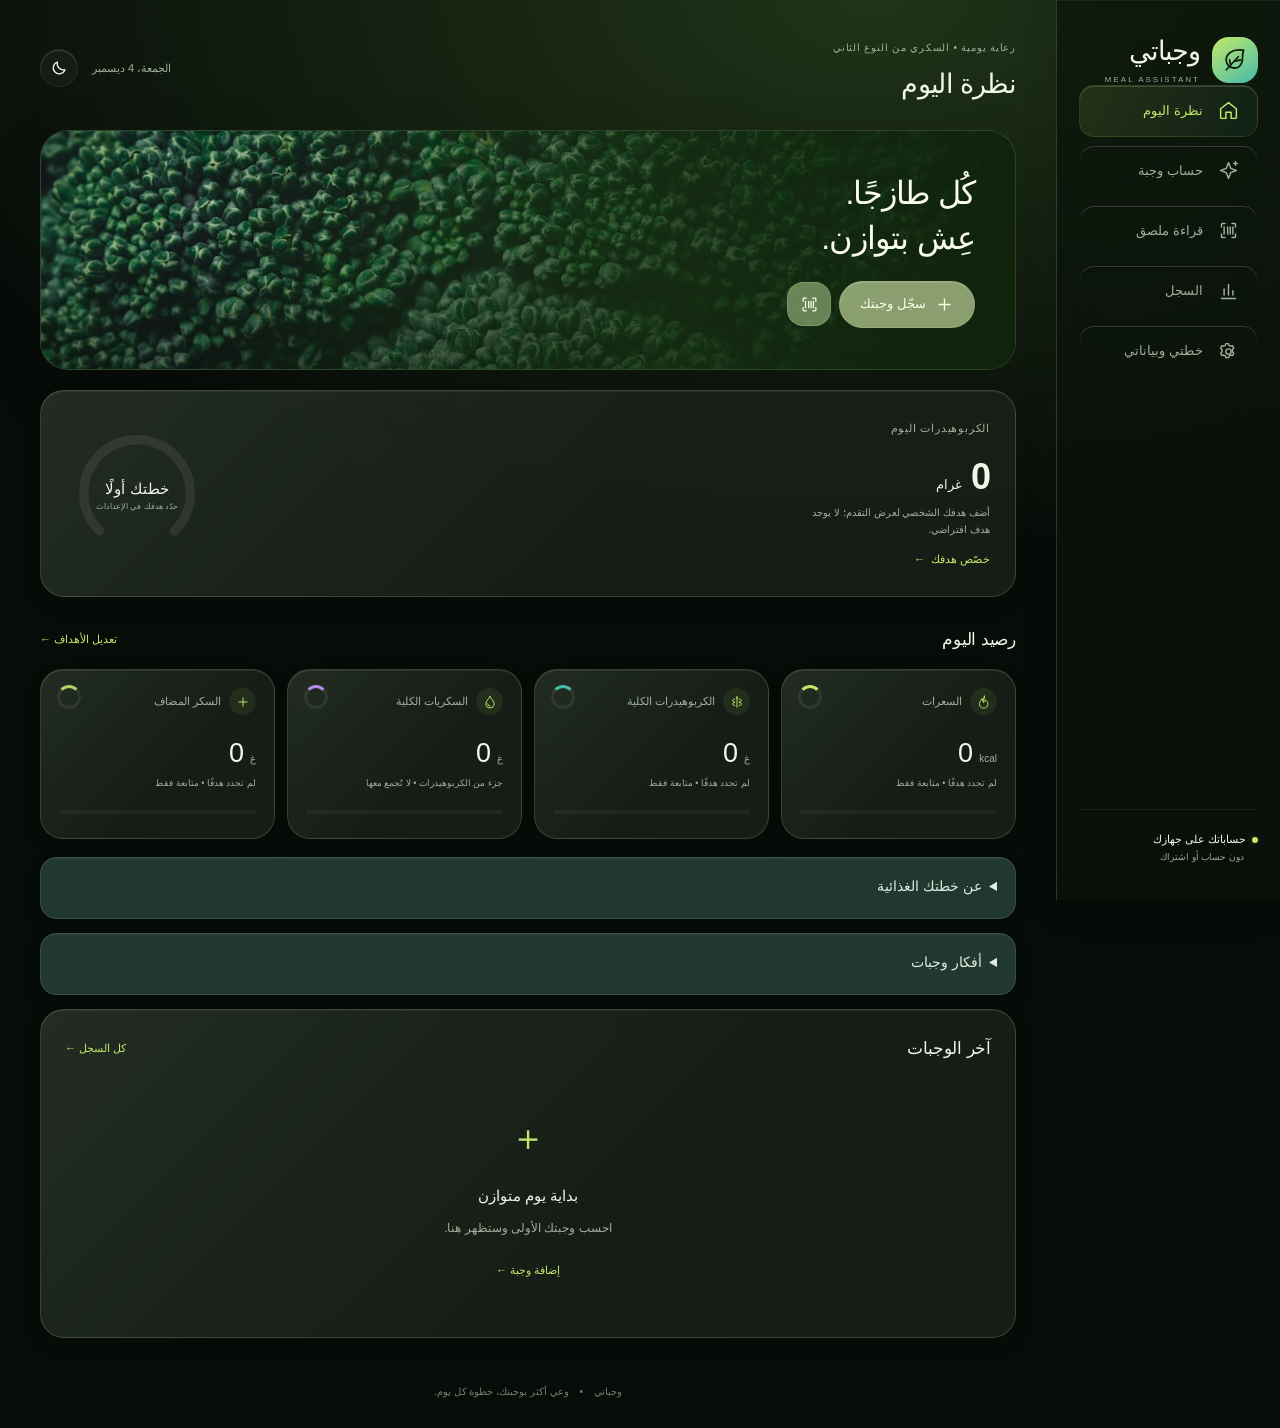
<file: index.html>
<!doctype html>
<html lang="ar" dir="rtl" data-theme="dark">
<head>
  <meta charset="utf-8">
  <meta name="viewport" content="width=device-width,initial-scale=1,viewport-fit=cover">
  <meta name="theme-color" content="#145e50">
  <meta name="description" content="مساعد وجبات عربي لحساب السعرات والكربوهيدرات والسكريات ومتابعة أهداف غذائية شخصية.">
  <title>وجباتي • Meal Assistant</title>
  <link rel="stylesheet" href="styles.css?v=themefix2">
</head>
<body>
<div class="app-shell">
  <aside class="sidebar">
    <a href="#dashboard" class="brand"><span class="brand-mark" aria-hidden="true">و</span><span>وجباتي<small>MEAL ASSISTANT</small></span></a>
    <p class="sidebar-caption">خطوة أوضح، كل وجبة</p>
    <nav aria-label="أقسام التطبيق">
      <button class="nav-item active" data-page="dashboard"><span aria-hidden="true">◫</span>نظرة اليوم</button>
      <button class="nav-item" data-page="meal"><span aria-hidden="true">＋</span>حساب وجبة</button>
      <button class="nav-item" data-page="label"><span aria-hidden="true">▤</span>قراءة ملصق</button>
      <button class="nav-item" data-page="log"><span aria-hidden="true">▥</span>السجل</button>
      <button class="nav-item" data-page="settings"><span aria-hidden="true">⚙</span>خطتي وبياناتي</button>
    </nav>
    <div class="sidebar-note"><span class="status-dot"></span>حساباتك على جهازك<small>دون حساب أو اشتراك</small></div>
  </aside>
  <main id="main">
    <header class="topbar"><div><span class="eyebrow">رعاية يومية • السكري من النوع الثاني</span><h1 id="page-title">نظرة اليوم</h1></div><div class="top-actions"><time id="today"></time><button id="theme" class="icon-button" aria-label="تبديل المظهر">◐</button></div></header>
    <div id="storage-warning" class="notice warning" hidden>تعذّر حفظ البيانات على هذا المتصفح. صدّر نسخة احتياطية قبل إغلاق الصفحة.</div>
    <section id="page-dashboard" class="page">
      <div class="hero food-hero"><img src="assets/broccoli.jpg" alt="تفاصيل البروكلي الأخضر الطازج" class="hero-photo"><div class="hero-content"><span class="pill"><span class="live-dot"></span>وجبتك، بوعي أكثر</span><h2>كُل طازجًا.<br>عِش بتوازن.</h2><p>مكانك لفهم وجبتك، ومتابعة الكربوهيدرات<br>والسكريات وفق خطتك الشخصية.</p><div class="hero-actions"><button class="button" data-go="meal"><span class="inline-icon" data-icon="plus"></span>سجّل وجبتك</button><button class="hero-scan" data-go="label" aria-label="افتح حاسبة الملصق"><span class="inline-icon" data-icon="scan"></span></button></div></div><div class="hero-badge"><span data-icon="leaf" class="inline-icon"></span><span>خطوة أفضل<br><b>كل يوم</b></span></div></div>
      <div class="overview-grid"><article class="flow-card"><div><span class="eyebrow">الكربوهيدرات اليوم</span><div class="flow-value" id="flow-carbs">0 <small>غرام</small></div><p id="flow-caption">متابعة وفق خطتك الشخصية</p><button class="text-button" data-go="settings">خصّص هدفك <span aria-hidden="true">←</span></button></div><div class="main-ring" id="main-ring"></div></article></div>
      <div class="section-heading"><h2>رصيد اليوم</h2><button class="text-button" data-go="settings">تعديل الأهداف ←</button></div>
      <div class="metric-grid" id="daily-metrics"></div>
      <details class="quiet-details"><summary>عن خطتك الغذائية</summary><div id="plan-reminder" class="notice"></div></details>
      <details class="quiet-details"><summary>أفكار وجبات</summary><div class="section-heading"><div><span class="eyebrow">إلهام لوجبتك القادمة</span><h2>ابدأ بفكرة، واضبط الكمية</h2></div><button class="text-button" data-go="meal">حساب وجبة ←</button></div><div class="recipe-grid" id="dashboard-recipes"></div><p class="small muted">صور توضيحية. القيم للمكونات النموذجية القابلة للتعديل؛ قد تختلف الإضافات في الصورة عن وجبتك.</p></details>
      <div class="dashboard-bottom"><article class="card"><div class="section-heading"><h2>آخر الوجبات</h2><button class="text-button" data-go="log">كل السجل ←</button></div><div id="recent-meals"></div></article></div>
    </section>
    <section id="page-meal" class="page" hidden>
      <article class="card photo-card"><div><span class="eyebrow">ابدأ هنا</span><h2>صوّر وجبتك</h2><p class="muted">اختر صورة واحدة أو عدة صور للوجبة، ثم راجع المكونات والكمية.</p></div><div><label for="meal-photo" class="button upload-label">اختيار صور الوجبة</label><input id="meal-photo" type="file" accept="image/*" multiple hidden><div id="meal-photo-preview"></div><button id="analyze-meal" class="button secondary" hidden>تحليل الصور معًا</button><p id="meal-photo-status" class="small muted" role="status"></p></div></article>
      
      <div class="quick-actions"><button class="button secondary" data-go="label"><span class="inline-icon" data-icon="scan"></span>قيم من الملصق</button><button class="button secondary" id="quick-custom"><span class="inline-icon" data-icon="plus"></span>إضافة سريعة</button></div><details class="quiet-details"><summary>أفكار وجبات جاهزة</summary><div class="recipe-grid" id="meal-recipes"></div><p class="small muted">الصور توضيحية، والقيم تقديرات للمكونات والكميات المعروضة. راجعها وفق ملصقك وطريقة التحضير.</p></details>
      <div class="workspace"><article class="card"><div class="section-heading"><h2>مكونات الوجبة</h2><span class="step">01</span></div>
        <details class="quiet-details"><summary>إضافة طعام يدويًا</summary><label for="food-search">ابحث عن طعام</label><input id="food-search" type="search" placeholder="مثل: أرز، عدس، خبز…" autocomplete="off"><div id="food-results" class="food-results"></div>
        <p class="muted small">قيم القائمة تقريبية لكل 100 غ من الجزء المأكول؛ تفاصيل الطهي تغيّر القيم.</p>
        <button class="button secondary" id="open-custom">＋ إدخال مكوّن من ملصقه</button>
        </details><div class="section-heading"><h3>المكونات المختارة</h3><span id="ingredient-count" class="muted small"></span></div><div id="ingredients"></div>
      </article><aside class="card summary-card"><span class="eyebrow">نتيجة الوجبة</span><div id="meal-summary"></div>
        <label for="meal-name">اسم الوجبة</label><input id="meal-name" maxlength="100" placeholder="مثال: غداء اليوم">
        <label for="meal-slot">نوع الوجبة</label><select id="meal-slot"><option value="breakfast">فطور</option><option value="lunch" selected>غداء</option><option value="dinner">عشاء</option><option value="snack">وجبة خفيفة</option></select>
        <div id="meal-comparison" class="notice"></div><button id="save-meal" class="button">حفظ في سجل اليوم</button>
      </aside></div>
    </section>
    <section id="page-label" class="page" hidden>
      <article class="card photo-card"><div><span class="eyebrow">قراءة صورة الملصق</span><h2>صورة واضحة للقيم الغذائية</h2><p class="small">اختر صورة واحدة أو عدة صور للمنتج؛ ستُقرأ معًا للمقارنة والمراجعة.</p><p class="muted">راجع الأرقام المقروءة قبل حساب حصتك.</p></div><div><label for="label-photo" class="button upload-label">اختيار صور المنتج</label><input id="label-photo" type="file" accept="image/*" multiple hidden><div id="label-photo-preview"></div><button id="analyze-label" class="button secondary" hidden>قراءة الصور معًا</button><p id="label-photo-status" class="small muted" role="status"></p></div></article>
      
      <div class="workspace"><article class="card"><div class="section-heading"><h2>بيانات المنتج</h2><span class="step">02</span></div><form id="label-form">
        <label for="label-name">اسم المنتج</label><input id="label-name" required maxlength="100" placeholder="مثال: زبادي طبيعي">
        <div class="form-grid"><div><label for="label-basis">القيم المكتوبة لكل</label><input id="label-basis" type="number" min="0.1" max="10000" step="any" value="100" required></div><div><label for="label-unit">الوحدة</label><select id="label-unit"><option value="g">غرام</option><option value="ml">ملليلتر</option></select></div></div>
        <div class="form-grid nutrient-inputs">
          <div><label for="label-kcal">السعرات (kcal)</label><input id="label-kcal" type="number" min="0" max="100000" step="any" required></div>
          <div><label for="label-carbs">الكربوهيدرات الكلية (غ)</label><input id="label-carbs" type="number" min="0" max="10000" step="any" required></div>
          <div><label for="label-sugar">السكريات الكلية (غ)</label><input id="label-sugar" type="number" min="0" max="10000" step="any" required></div>
          <div><label for="label-added">منها سكر مضاف (غ، اختياري)</label><input id="label-added" type="number" min="0" max="10000" step="any" placeholder="غير مذكور"></div>
          <div><label for="label-fiber">الألياف (غ، اختياري)</label><input id="label-fiber" type="number" min="0" max="10000" step="any" placeholder="غير مذكور"></div>
        </div>
        <div class="notice">إذا كانت القيم «لكل حصة»، اكتب وزن أو حجم الحصة المطبوع في خانة «القيم المكتوبة لكل». لا نستبدل الغرام بالملليلتر.</div>
        <div class="form-grid"><div><label for="label-amount">كمية ما ستتناوله</label><input id="label-amount" type="number" min="0.1" max="10000" step="any" value="100" required></div><div><label for="label-count">عدد هذه الكميات</label><input id="label-count" type="number" min="0.1" max="100" step="any" value="1" required></div></div>
        <p class="form-error" id="label-error" role="alert"></p><button type="submit" class="button">احسب حصتي</button>
      </form></article><aside class="card summary-card"><span class="eyebrow">للكمية التي اخترتها</span><div id="label-result"><div class="empty-state"><span aria-hidden="true">▤</span><h3>أرقام أوضح، قرار أسهل</h3><p>أدخل بيانات العبوة لعرض سعرات حصتك وكربوهيدراتها وسكرياتها.</p></div></div></aside></div>
    </section>
    <section id="page-log" class="page" hidden><div class="section-heading"><div><h2>سجل وجباتك</h2><p class="muted">السعرات والكربوهيدرات والسكريات لكل وجبة ويوم.</p></div><button id="export-csv" class="button secondary compact">تصدير CSV</button></div><label for="log-date">عرض يوم</label><input id="log-date" type="date"><div class="metric-grid" id="log-metrics"></div><article class="card" id="log-entries"></article><article class="card"><h2>آخر 7 أيام</h2><div class="table-scroll"><table><thead><tr><th>اليوم</th><th>سعرة</th><th>كربوهيدرات غ</th><th>سكريات كلية غ</th><th>سكر مضاف غ</th></tr></thead><tbody id="week-table"></tbody></table></div><p class="small muted">العلامة ≥ أو * تعني أن المجموع يضم القيم المعروفة فقط مع وجود بيانات ناقصة.</p></article></section>
    <section id="page-settings" class="page" hidden><div class="intro"><h2>خطة تناسبك أنت</h2><p>أدخل الأهداف التي اتفقت عليها مع الطبيب أو اختصاصي التغذية. ترك الحقل فارغًا يعني المتابعة دون هدف محدد.</p></div><div class="settings-grid"><article class="card"><h2>الأهداف اليومية</h2><form id="settings-form"><div class="form-grid"><div><label for="goal-kcal">السعرات اليومية (kcal)</label><input id="goal-kcal" type="number" min="1" max="10000" step="any" placeholder="غير محدد"></div><div><label for="goal-carbs">الكربوهيدرات اليومية (غ)</label><input id="goal-carbs" type="number" min="1" max="1500" step="any" placeholder="غير محدد"></div><div><label for="goal-added">حد السكر المضاف (غ، اختياري)</label><input id="goal-added" type="number" min="0" max="1000" step="any" placeholder="غير محدد"></div></div><h3>الكربوهيدرات لكل وجبة (غ، اختياري)</h3><div class="form-grid"><div><label for="goal-breakfast">فطور</label><input id="goal-breakfast" type="number" min="1" max="500" step="any"></div><div><label for="goal-lunch">غداء</label><input id="goal-lunch" type="number" min="1" max="500" step="any"></div><div><label for="goal-dinner">عشاء</label><input id="goal-dinner" type="number" min="1" max="500" step="any"></div><div><label for="goal-snack">لكل وجبة خفيفة</label><input id="goal-snack" type="number" min="1" max="500" step="any"></div></div><p class="muted small">هذه أهداف للمقارنة وليست وصفة علاجية. لا يوجد حد يومي عام للسكر الطبيعي يضعه التطبيق؛ يُعرض ضمن السكر الكلي والكربوهيدرات.</p><p id="settings-error" class="form-error" role="alert"></p><button class="button" type="submit">حفظ خطتي</button></form></article><div><article class="card"><h2>بياناتك ونسختك الاحتياطية</h2><p class="muted">الحفظ في هذا المتصفح فقط. نقل الملف أو استخدام متصفح آخر لا ينقل السجل معه؛ استخدم التصدير والاستيراد.</p><button id="export-json" class="button secondary">تنزيل نسخة احتياطية JSON</button><label for="import-json" class="button secondary upload-label">استيراد نسخة احتياطية</label><input id="import-json" type="file" accept="application/json,.json" hidden><p id="backup-status" class="small" role="status"></p><button id="delete-log" class="text-button danger">حذف سجل الوجبات</button></article><article class="card"><h2>المظهر</h2><label for="theme-select">نمط العرض</label><select id="theme-select"><option value="system">حسب الجهاز</option><option value="light">فاتح</option><option value="dark">داكن</option></select></article></div></div>
      <details class="quiet-details"><summary>إعدادات خدمة الصور</summary><article class="card ai-settings"><div class="section-heading"><div><span class="eyebrow">VISION • حسابك، اختيارك</span><h2>خدمة تحليل الصور</h2></div><span class="ai-status-pill" id="ai-badge">Cloudflare جاهز</span></div><p class="muted small">خدمة Cloudflare جاهزة للتحليل من الهاتف ضمن الحصة المجانية اليومية، ولا تحتاج مفتاحًا. ويمكنك اختيار خدمة أخرى بمفتاحك. لا تحتاج كلمة مرور حسابك؛ الخدمات الأخرى تُربط بمفتاح API، ويظل المفتاح في هذه الجلسة ولا يدخل في السجل أو التصدير.</p><form id="ai-form"><div class="form-grid"><div><label for="ai-provider">الخدمة</label><select id="ai-provider"><option value="cloudflare">Cloudflare — تحليل مجاني من الهاتف</option><option value="openrouter">OpenRouter — نماذج مجانية فقط</option><option value="gemini">Google Gemini — حسب خطة حسابك</option><option value="claude">Claude API — حسب رصيد حسابك</option></select></div><div><label for="ai-model">النموذج</label><input id="ai-model" value="openrouter/free" maxlength="120" dir="ltr" autocomplete="off"></div></div><label for="ai-key">مفتاح API الخاص بك</label><input id="ai-key" type="password" autocomplete="off" spellcheck="false" placeholder="لن يُحفظ في ملف التطبيق أو المتصفح"><p id="ai-provider-note" class="small muted"></p><label class="consent-row"><input type="checkbox" id="ai-consent" required><span>أوافق على إرسال الصورة المختارة إلى مزوّد الخدمة عند ضغط «تحليل»، وفق سياسته وحدود حسابي.</span></label><div class="quick-actions"><button type="submit" class="button">تفعيل الخدمة المختارة</button><button type="button" id="ai-disconnect" class="button secondary">فصل الخدمة ومسح المفتاح</button></div></form><p id="ai-config-status" class="small" role="status"></p><div class="source-links"><a href="https://openrouter.ai/settings/keys" target="_blank" rel="noopener">مفتاح OpenRouter ↗</a><a href="https://aistudio.google.com/api-keys" target="_blank" rel="noopener">مفتاح Gemini ↗</a><a href="https://platform.claude.com/settings/keys" target="_blank" rel="noopener">مفتاح Claude ↗</a></div><details><summary>التشغيل والخصوصية وحدود المجاني</summary><p>OpenRouter مقيّد بالنماذج المجانية فقط دون تحويل تلقائي إلى نموذج مدفوع، وقد تتوقف الطلبات عند نفاد الحصة أو عدم توفر نموذج صور. تختلف سياسة البيانات باختلاف مزوّد النموذج. Gemini ليس مضمونًا مجانًا لكل بلد أو استخدام؛ راجع خطتك وشروطه، خصوصًا في المنطقة الاقتصادية الأوروبية. اشتراك دردشة Claude لا يساوي رصيد API.</p><p>للربط بـClaude شغّل <b dir="ltr">python3 server.py</b> على الكمبيوتر وافتح العنوان المحلي الذي يظهر؛ هذا يمرّر الطلب من الخادم المحلي. الحساب اليدوي يعمل من ملف HTML نفسه. لا تدخل مفتاحك في نسخة لا تثق بها.</p></details></article>
      </details><details class="quiet-details"><summary>الدليل والمراجع</summary><article class="card reading"><span class="eyebrow">دليل الاستخدام</span><h2>حسابات مفيدة، دون أحكام قطعية</h2><ul><li>السكريات جزء من الكربوهيدرات؛ لا نجمعهما مرتين، ولا نطرح الألياف أو نحسب «صافي الكربوهيدرات» تلقائيًا.</li><li>الحصة الحسابية للكربوهيدرات تساوي نحو 15 غ؛ ليست توصية بكمية تناول ثابتة.</li><li>عند عدم ذكر السكر المضاف أو الألياف لا نعتبرهما صفرًا. يظهر المجموع المعروف مع توضيح القيم الناقصة.</li><li>تقديرات الصور والأطعمة تحتاج مراجعة؛ الملصق ووزن الطعام الفعلي أدق من تخمين الصورة.</li><li>الاختيار والكمية المناسبة يتأثران بخطتك وأدويتك وحالتك. لا تستخدم التطبيق لتعديل جرعات الدواء أو علاج هبوط السكر.</li></ul><div class="source-links"><a href="https://www.cdc.gov/diabetes/healthy-eating/carb-counting-manage-blood-sugar.html" target="_blank" rel="noopener">CDC: حساب الكربوهيدرات ↗</a><a href="https://www.cdc.gov/diabetes/healthy-eating/diabetes-meal-planning.html" target="_blank" rel="noopener">CDC: تخطيط الوجبات ↗</a><a href="https://diabetes.org/food-nutrition/understanding-carbs/carb-counting-and-diabetes" target="_blank" rel="noopener">ADA: فهم الكربوهيدرات ↗</a></div><p class="muted small">تطبيق متابعة غذائية، وليس جهازًا طبيًا. الإصدار 2.1 • راجعت المراجع في 5 نوفمبر 2026.</p></article></details>
    </section>
    <footer>وجباتي <span>•</span> وعي أكثر بوجبتك، خطوة كل يوم.</footer>
  </main>
</div>
<dialog id="custom-dialog"><form id="custom-form"><div class="section-heading"><h2>إضافة مكوّن مخصص</h2><button type="button" id="close-custom" class="icon-button" aria-label="إغلاق">×</button></div><p class="muted small">أدخل القيم لكل 100 غ من الطعام. للسوائل أو القيم لكل حصة استخدم قسم «قراءة ملصق».</p><label for="custom-name">اسم الطعام</label><input id="custom-name" required maxlength="100"><div class="form-grid"><div><label for="custom-kcal">سعرة / 100 غ</label><input id="custom-kcal" type="number" min="0" max="1000" step="any" required></div><div><label for="custom-carbs">كربوهيدرات غ / 100 غ</label><input id="custom-carbs" type="number" min="0" max="100" step="any" required></div><div><label for="custom-sugar">سكريات كلية غ / 100 غ</label><input id="custom-sugar" type="number" min="0" max="100" step="any" required></div><div><label for="custom-added">سكر مضاف غ / 100 غ</label><input id="custom-added" type="number" min="0" max="100" step="any" placeholder="غير معروف"></div><div><label for="custom-fiber">ألياف غ / 100 غ</label><input id="custom-fiber" type="number" min="0" max="100" step="any" placeholder="غير معروف"></div><div><label for="custom-amount">الكمية المتناولة (غ)</label><input id="custom-amount" type="number" min="0.1" max="10000" step="any" value="100" required></div></div><p id="custom-error" class="form-error" role="alert"></p><button type="submit" class="button">أضف إلى الوجبة</button></form></dialog>
<div id="toast" role="status" aria-live="polite" hidden></div>
<script src="ai.js?v=themefix2"></script>
<script src="app.js?v=themefix2"></script>
</body>
</html>
</file>
<file: styles.css>
:root{color-scheme:light;--bg:#f5f7f5;--surface:#fff;--text:#203b35;--muted:#6f817a;--line:#e2e9e4;--accent:#176c58;--soft:#eaf3ec;--warn:#946018;--warn-bg:#fff5e3;--danger:#b34343;--shadow:0 8px 30px #183b2e05;font-family:Tahoma,"Segoe UI",Arial,sans-serif;font-synthesis:none}
*{box-sizing:border-box}body{margin:0;background:var(--bg);color:var(--text);line-height:1.75}button,input,select{font:inherit}button,a,input,select{-webkit-tap-highlight-color:transparent}button{cursor:pointer}button:disabled{opacity:.5;cursor:default}a{color:var(--accent)}button:focus-visible,a:focus-visible{outline:3px solid #d6ab55;outline-offset:4px}input:focus,select:focus{outline:2px solid var(--accent);outline-offset:1px}[hidden]{display:none!important}.app-shell{display:grid;grid-template-columns:230px minmax(0,1fr);min-height:100dvh}.sidebar{position:sticky;top:0;height:100dvh;background:var(--surface);border-inline-end:1px solid var(--line);padding:36px 24px;display:flex;flex-direction:column;z-index:3}.brand{text-decoration:none;display:flex;align-items:center;gap:12px;font-size:28px;font-weight:800;color:var(--text);line-height:1.25}.brand small{display:block;font-size:9px;letter-spacing:1.5px;font-weight:500;color:var(--muted);margin-top:6px}.brand-mark{display:grid;place-items:center;width:48px;height:48px;background:var(--accent);color:white;border-radius:16px 16px 5px 16px;font-size:32px}.sidebar-caption{font-size:12px;color:var(--muted);margin:20px 0 38px}.sidebar nav{display:grid;gap:8px}.nav-item{border:0;background:none;color:var(--muted);padding:13px 16px;border-radius:12px;text-align:right;font-size:14px;display:flex;align-items:center;gap:12px}.nav-item span{font-size:23px;width:25px;line-height:1}.nav-item.active{background:var(--soft);color:var(--accent);font-weight:700}.sidebar-note{margin-top:auto;font-size:12px;color:var(--text);border-top:1px solid var(--line);padding-top:20px}.sidebar-note small{display:block;color:var(--muted);padding-right:14px}.status-dot{display:inline-block;width:6px;height:6px;background:#4c9b76;border-radius:50%;margin-left:6px}main{padding:30px 44px 12px;max-width:1400px;width:100%;margin:auto;align-self:start}.topbar{display:flex;justify-content:space-between;align-items:center;gap:16px;margin-bottom:28px}.eyebrow{font-size:11px;font-weight:700;letter-spacing:.3px;color:var(--muted)}h1{font-size:27px;margin:4px 0 0;line-height:1.5}h2{font-size:19px;line-height:1.6;margin:0 0 10px}h3{font-size:15px;margin:14px 0 8px}p{margin:8px 0 16px}.top-actions{display:flex;align-items:center;gap:14px}.top-actions time{font-size:12px;color:var(--muted)}.icon-button{border:1px solid var(--line);background:var(--surface);color:var(--text);height:38px;min-width:38px;border-radius:12px;font-size:22px}.hero{background:#145e50;color:#fff;border-radius:24px;display:flex;justify-content:space-between;gap:20px;align-items:center;padding:32px 40px;min-height:300px;overflow:hidden;position:relative}.hero:after{content:"";width:350px;height:350px;position:absolute;left:-160px;top:-180px;border:1px solid #ffffff12;border-radius:50%;pointer-events:none}.hero h2{font-size:38px;line-height:1.4;margin:15px 0 10px;letter-spacing:-1px}.hero p{font-size:13px;color:#d5e8dd}.pill{display:inline-block;background:#ffffff12;border:1px solid #ffffff22;padding:3px 11px;border-radius:99px;font-size:10px}.button{border:0;border-radius:11px;background:var(--accent);color:#fff;padding:12px 20px;display:block;width:100%;font-size:14px;font-weight:700;text-align:center;margin-top:14px;text-decoration:none;line-height:1.6;transition:filter .15s}.button:hover{filter:brightness(.95)}.button.secondary{background:var(--soft);color:var(--accent);border:1px solid var(--line)}.button.light{background:#eaf0d9;color:#174c3e;width:auto;display:inline-flex;gap:25px;margin-top:4px}.button.compact{margin:0;width:auto;font-size:12px}.text-button{background:none;border:0;color:var(--accent);font-size:12px;padding:5px 0}.plate-art{width:240px;flex-shrink:0;text-align:center;transform:rotate(-8deg);margin-left:20px}.plate{display:grid;grid-template-columns:1fr 1fr;grid-template-rows:1fr 1fr;direction:ltr;width:218px;height:218px;background:#f6f5e8;border:15px solid #f6f5e8;border-radius:50%;overflow:hidden;box-shadow:0 15px 30px #082e3933;gap:4px;font-size:23px;color:#214534}.plate small{font-size:10px;display:block}.plate span{display:flex;align-items:center;justify-content:center;flex-direction:column;line-height:1.4}.veg{grid-row:1/3;background:#8ebc85}.protein{background:#eed2a5}.carb{background:#dbd99c}.plate-caption{font-size:10px;display:inline-block;padding:4px 14px;background:#ffffff10;border-radius:99px;transform:rotate(8deg);margin-top:18px}.section-heading{display:flex;justify-content:space-between;align-items:center;gap:12px;margin:26px 0 14px}.section-heading h2,.section-heading h3{margin:0}.card>.section-heading:first-child{margin-top:0}.metric-grid{display:grid;grid-template-columns:repeat(4,minmax(0,1fr));gap:14px;margin:14px 0 20px}.metric{background:var(--surface);border:1px solid var(--line);border-radius:16px;padding:18px 18px 15px;box-shadow:var(--shadow)}.metric-title{font-size:12px;color:var(--muted);display:flex;gap:8px;align-items:center}.metric-icon{width:25px;height:25px;border-radius:8px;display:inline-grid;place-items:center;background:var(--soft);color:var(--accent)}.metric-value{font-size:29px;font-weight:700;line-height:1.5;direction:ltr;text-align:right;margin:12px 0 1px}.metric-value small{font-size:11px;color:var(--muted);font-weight:400}.metric-detail{font-size:10px;color:var(--muted);min-height:20px}.progress{height:5px;border-radius:99px;background:var(--soft);margin-top:12px;overflow:hidden}.progress span{height:100%;display:block;background:var(--accent);border-radius:99px}.progress.over span{background:var(--warn)}.dashboard-bottom{display:grid;grid-template-columns:1.25fr 1fr;gap:20px}.card{background:var(--surface);border:1px solid var(--line);border-radius:19px;padding:24px;box-shadow:var(--shadow);margin-bottom:20px}.guide-card{background:var(--soft);box-shadow:none}.guide-card p{font-size:13px;color:var(--muted)}.guide-card h2{margin:10px 0}.meal-row{display:flex;align-items:center;justify-content:space-between;gap:10px;border-bottom:1px solid var(--line);padding:13px 0}.meal-row:last-child{border:0}.meal-row strong{font-size:13px;display:block}.meal-row small{font-size:10px;color:var(--muted);display:block}.meal-row .meal-numbers{font-size:12px;text-align:left;flex-shrink:0}.meal-number{font-weight:700;color:var(--accent)}.empty-state{text-align:center;padding:28px 15px;color:var(--muted)}.empty-state>span{font-size:36px;color:var(--accent);display:block}.empty-state h3{color:var(--text)}.empty-state p{font-size:12px}.intro{margin-bottom:24px}.intro p{font-size:14px;color:var(--muted);max-width:750px}.workspace{display:grid;grid-template-columns:minmax(0,1.25fr) minmax(280px,.85fr);gap:22px;align-items:start}.summary-card{position:sticky;top:20px}.step{font-size:12px;color:var(--muted);border:1px solid var(--line);border-radius:50%;width:28px;height:28px;text-align:center}.muted{color:var(--muted)}.small{font-size:12px}label{font-size:12px;display:block;color:var(--muted);margin:15px 0 6px}input,select{border:1px solid var(--line);border-radius:10px;background:var(--bg);color:var(--text);padding:11px 12px;width:100%;min-width:0;font-size:14px}input[type=number]{direction:ltr;text-align:right}input[type=date]{width:auto;margin-bottom:15px}hr{border:0;border-top:1px solid var(--line);margin:22px 0}.form-grid{display:grid;grid-template-columns:1fr 1fr;gap:0 14px}.form-error{color:var(--danger);font-size:12px}.food-results{display:grid;gap:6px;margin-top:10px;max-height:225px;overflow:auto}.food-option{display:flex;justify-content:space-between;gap:8px;border:1px solid var(--line);background:var(--surface);color:var(--text);text-align:right;padding:10px 12px;border-radius:10px;font-size:12px}.food-option small{color:var(--muted);font-size:10px}.food-option span:last-child{font-size:20px;color:var(--accent)}.ingredient{border-bottom:1px solid var(--line);padding:12px 0;display:grid;grid-template-columns:1fr 80px 22px;gap:10px;align-items:center}.ingredient strong{font-size:12px;display:block}.ingredient small{font-size:10px;color:var(--muted);display:block}.ingredient label{margin:0}.ingredient input{padding:7px;font-size:13px}.remove-button{border:0;background:none;font-size:22px;color:var(--danger);padding:0}.nutrition-main{padding:12px 0 16px;border-bottom:1px solid var(--line)}.nutrition-main .big{font-size:42px;font-weight:700;color:var(--accent);line-height:1.5}.nutrition-main .big small{font-size:14px;font-weight:400;color:var(--muted)}.nutrition-main>p{font-size:12px;margin:0;color:var(--muted)}.nutrition-list{margin:10px 0}.nutrition-row{display:flex;justify-content:space-between;gap:15px;padding:8px 0;border-bottom:1px dashed var(--line);font-size:12px}.nutrition-row:last-child{border:0}.nutrition-row strong{direction:ltr;text-align:left}.nutrition-row small{display:block;font-size:10px;color:var(--muted)}.notice{border-radius:11px;background:var(--soft);color:var(--accent);padding:12px 15px;font-size:12px;margin:16px 0}.notice.warning{background:var(--warn-bg);color:var(--warn)}.photo-card{display:grid;grid-template-columns:1.3fr 1fr;gap:24px;align-items:start}.photo-card p{font-size:12px}.upload-label{cursor:pointer}.photo-preview{width:100%;height:150px;object-fit:contain;border-radius:12px;margin-top:10px;background:var(--bg)}.settings-grid{display:grid;grid-template-columns:1.2fr 1fr;gap:22px}.danger{color:var(--danger)}.table-scroll{overflow:auto}table{border-collapse:collapse;width:100%;text-align:right;font-size:12px;white-space:nowrap}td,th{border-bottom:1px solid var(--line);padding:12px 10px}th{font-weight:500;color:var(--muted);font-size:11px}tbody tr:last-child td{border:0}.log-card{border-bottom:1px solid var(--line);padding:18px 0}.log-card:first-child{padding-top:0}.log-card:last-child{border:0}.log-card header{display:flex;justify-content:space-between;align-items:center}.log-card h3{margin:0}.log-card .nutrition-list{display:grid;grid-template-columns:1fr 1fr;gap:0 20px}.log-card .nutrition-row{border:0}.log-meta{font-size:11px;color:var(--muted)}details{font-size:12px;color:var(--muted)}summary{cursor:pointer}.reading{margin-top:8px}.reading ul{padding-inline-start:22px;font-size:13px;color:var(--muted)}.reading li{padding:5px 0}.source-links{display:flex;gap:12px;flex-wrap:wrap;font-size:12px;margin:20px 0}footer{color:var(--muted);font-size:10px;text-align:center;padding:25px 0 12px}footer span{padding:0 8px}dialog{border:1px solid var(--line);border-radius:20px;background:var(--surface);color:var(--text);width:min(550px,94vw);max-height:90dvh;padding:25px}dialog::backdrop{background:#0c211d88;backdrop-filter:blur(3px)}dialog .section-heading{margin:0 0 15px}#toast{position:fixed;bottom:28px;left:50%;transform:translateX(-50%);max-width:90vw;z-index:20;background:#173e34;color:white;padding:12px 25px;border-radius:12px;box-shadow:0 8px 30px #0002;font-size:13px}.photo-candidate{border:1px solid var(--line);border-radius:10px;padding:12px;margin:8px 0;font-size:12px}
:root[data-theme=dark]{color-scheme:dark;--bg:#101b18;--surface:#182722;--text:#e0ebe4;--muted:#9aada2;--line:#2b3c33;--accent:#79caaa;--soft:#20382d;--warn:#e2bf80;--warn-bg:#3c3221;--danger:#ef9898;--shadow:none}:root[data-theme=dark] .button:not(.secondary):not(.light){color:#102c20}:root[data-theme=dark] .hero .button{color:#174c3e}:root[data-theme=dark] .brand-mark{color:#12372b}
@media(min-width:1500px){main{padding-inline:60px}.hero{min-height:330px}.hero h2{font-size:43px}}
@media(max-width:1100px){main{padding:24px}.sidebar{padding-inline:16px}.app-shell{grid-template-columns:195px 1fr}.hero{padding:28px}.plate-art{width:180px;margin:0}.plate{width:175px;height:175px;border-width:11px}.plate small{font-size:8px}.metric-grid{gap:10px}.metric{padding:14px}.metric-value{font-size:25px}.workspace{grid-template-columns:1fr}.summary-card{position:static}.dashboard-bottom,.settings-grid{grid-template-columns:1fr 1fr}}
@media(max-width:760px){.app-shell{display:block}.sidebar{position:fixed;top:auto;bottom:0;width:100%;height:auto;padding:8px 5px calc(8px + env(safe-area-inset-bottom));border:0;border-top:1px solid var(--line);display:block}.brand,.sidebar-caption,.sidebar-note{display:none}.sidebar nav{display:grid;grid-template-columns:repeat(5,1fr);gap:2px}.nav-item{display:flex;flex-direction:column;gap:4px;text-align:center;justify-content:center;padding:8px 1px;font-size:9px;white-space:nowrap;border-radius:10px}.nav-item span{font-size:23px;line-height:1}.nav-item.active{background:var(--soft)}main{padding:22px 16px 100px}.topbar{margin-bottom:22px;align-items:flex-start}.topbar .eyebrow{font-size:9px}h1{font-size:24px}.top-actions{gap:8px}.top-actions time{font-size:9px;max-width:80px;line-height:1.7}.icon-button{height:34px;min-width:34px;font-size:20px}.hero{padding:25px 22px;border-radius:20px;min-height:280px;gap:4px}.hero h2{font-size:31px}.hero p{font-size:11px}.hero p br{display:none}.hero>div:first-child{max-width:62%}.hero .button{font-size:11px;padding:10px 14px;gap:15px}.pill{font-size:8px;padding:3px 8px}.plate-art{width:125px;position:relative;margin-left:-6px}.plate{width:128px;height:128px;border-width:9px;gap:3px;font-size:18px}.plate small{font-size:7px}.plate-caption{font-size:8px;padding:3px 8px}.metric-grid{grid-template-columns:repeat(2,minmax(0,1fr));gap:10px}.metric-title{font-size:11px}.metric-value{font-size:28px}.metric-detail{font-size:10px}.dashboard-bottom,.settings-grid,.photo-card{grid-template-columns:1fr;gap:0}.card{padding:20px;border-radius:16px}.section-heading h2{font-size:17px}.intro h2{font-size:20px}.intro p{font-size:12px}.workspace{gap:0}.summary-card .nutrition-list{display:grid;grid-template-columns:1fr 1fr;gap:0 15px}.summary-card .nutrition-row{font-size:11px}.photo-card{gap:10px}#toast{bottom:100px}footer{font-size:9px}.reading li{font-size:12px}input,select{font-size:16px}.log-card .nutrition-list{grid-template-columns:1fr}.hero:after{display:none}}
@media(prefers-reduced-motion:reduce){*{scroll-behavior:auto!important;transition:none!important}}

@media(max-width:380px){.hero>div:first-child{max-width:100%}.plate-art{display:none}.hero h2{font-size:32px}.hero p{font-size:12px}.hero .button{font-size:12px}.pill{font-size:9px}}

@media(max-width:760px){button,input,select{scroll-margin-block:100px}.metric-value:has(small){overflow-wrap:anywhere}.metric-value{font-size:25px}}
/* Reference-led visual system: charcoal, forest glass, lime and turquoise. */
:root,:root[data-theme=dark]{--bg:#080c09;--surface:#131913;--text:#f1f5ea;--muted:#a2af9b;--line:#ffffff13;--accent:#c2e76b;--soft:#232f1e;--warn:#eac183;--warn-bg:#352c1b;--danger:#f09b9b;--shadow:0 15px 40px #00000013;color-scheme:dark;--lime:#c4e86b;--teal:#43bbaa;--purple:#b48be7;--glass:linear-gradient(125deg,#ffffff0c,#ffffff02)}
:root[data-theme=light]{--bg:#f1f5e9;--surface:#fff;--text:#23301d;--muted:#69755e;--line:#dfe6d6;--accent:#4c6e28;--soft:#e6efd6;--warn:#916021;--warn-bg:#fff0db;--danger:#b54343;--shadow:0 12px 35px #354a1510;color-scheme:light;--glass:linear-gradient(125deg,#fafff0,#f1f5e8)}
body{background:radial-gradient(ellipse 80% 550px at 68% 0,#375c2680,transparent),var(--bg);background-attachment:fixed;font-family:"Segoe UI",Tahoma,Arial,sans-serif}.app-shell{grid-template-columns:224px minmax(0,1fr)}.sidebar{background:#0b120bba;backdrop-filter:blur(28px);border-inline-end:1px solid var(--line);padding:35px 22px}.brand{font-size:27px;color:var(--text);letter-spacing:-1px}.brand small{color:var(--muted);font-size:8px;letter-spacing:2px}.brand-mark{background:linear-gradient(145deg,var(--lime),var(--teal));color:#142111!important;border-radius:17px;width:46px;height:46px}.brand-mark svg{width:26px;height:26px}.nav-item{border-radius:15px;padding:14px 16px;font-size:13px;gap:13px}.nav-item span{display:flex;align-items:center;justify-content:center}.nav-item svg{width:21px;height:21px}.nav-item.active{background:linear-gradient(110deg,#c4e86b1f,#43bbaa12);color:var(--lime);border:1px solid #c4e86b22}.nav-item:not(.active){border:1px solid transparent}.sidebar-caption{font-size:11px;color:var(--muted)}.sidebar-note{font-size:11px}.status-dot{background:var(--lime);box-shadow:0 0 10px #c4e86b44}main{padding:32px 40px 16px;max-width:1450px}.eyebrow{font-size:10px;letter-spacing:.8px;font-weight:500;color:var(--muted)}h1{font-size:27px;font-weight:600;letter-spacing:-.7px}.topbar{margin-bottom:25px}.top-actions time{font-size:11px}.icon-button{background:#ffffff09;border-color:var(--line);border-radius:50%;color:var(--text);display:inline-grid;place-items:center;position:relative}.icon-button svg{width:18px;height:18px}.icon-button:hover{background:#ffffff14}h2{font-size:18px;font-weight:600}h3{font-weight:600}.button{border-radius:99px;background:linear-gradient(105deg,var(--lime),var(--teal));color:#142315!important;border:1px solid transparent;font-size:13px;font-weight:650;min-height:46px;display:flex;align-items:center;justify-content:center;gap:9px;box-shadow:0 5px 25px #b3d94808}.button:hover{filter:brightness(1.06)}.button.secondary{background:var(--glass);border:1px solid var(--line);color:var(--text)!important;box-shadow:none;font-weight:500}.button.secondary:hover{border-color:#c4e86b44;background:var(--soft)}.text-button{color:var(--accent);font-size:11px;display:inline-flex;gap:6px;align-items:center}.inline-icon{display:inline-flex;align-items:center;justify-content:center}.inline-icon svg{width:19px;height:19px}.food-hero{padding:32px 40px;border-radius:28px;min-height:320px;position:relative;border:1px solid #ffffff14;background:#1b3318;isolation:isolate;box-shadow:0 20px 60px #0002}.hero-photo{position:absolute;inset:0;width:100%;height:100%;object-fit:cover;object-position:30% 40%;z-index:-3}.food-hero:before{content:"";position:absolute;inset:0;background:linear-gradient(270deg,#10240cf7 2%,#15310fbd 37%,#14240c1c 85%),linear-gradient(0deg,#07100870,transparent 50%);z-index:-2}.food-hero:after{display:none}.hero-content{position:relative;z-index:1}.hero-content h2{font-size:41px;line-height:1.4;letter-spacing:-.8px;font-weight:500;margin:15px 0 10px;color:#f8fbee}.hero-content p{color:#dae6cb;font-size:12px;line-height:1.9;max-width:360px}.pill{font-size:9px;letter-spacing:.3px;background:#ffffff10;border:1px solid #ffffff20;padding:5px 11px;border-radius:99px;display:inline-flex;align-items:center;gap:6px}.live-dot{width:5px;height:5px;border-radius:50%;background:var(--lime);box-shadow:0 0 8px #c4e86b77}.hero-actions{display:flex;gap:8px;align-items:center;margin-top:20px;max-width:285px}.hero-actions .button{margin:0;flex:1;min-height:44px;background:#d8ecad9c;backdrop-filter:blur(12px);border:1px solid #f2ffcb24;color:#f7ffe9!important}.hero-scan{background:#c5e6a37a;border:1px solid #f2ffcb24;color:#f7ffe9;width:44px;height:44px;border-radius:16px;display:grid;place-items:center;backdrop-filter:blur(12px)}.hero-badge{position:absolute;left:26px;bottom:28px;display:flex;align-items:center;gap:10px;border-radius:17px;padding:10px 15px;background:#17221665;backdrop-filter:blur(16px);border:1px solid #ffffff23;line-height:1.7;color:#f3f9e9;font-size:9px}.hero-badge b{font-size:12px;font-weight:500}.hero-badge svg{width:26px;height:26px;color:var(--lime)}.overview-grid{display:grid;grid-template-columns:1.05fr 1fr;gap:18px;margin:20px 0 28px}.flow-card{border:1px solid #ffffff15;border-radius:24px;padding:22px 25px;background:linear-gradient(120deg,#a6d16c18,#ffffff06);display:flex;align-items:center;justify-content:space-between;gap:12px;min-height:190px;box-shadow:var(--shadow)}.flow-card .eyebrow{color:var(--muted);font-size:11px}.flow-value{font-size:36px;line-height:1.5;font-weight:600;letter-spacing:-1px;margin-top:9px}.flow-value small{font-size:13px;letter-spacing:0;font-weight:400}.flow-card p{font-size:10px;color:var(--muted);max-width:200px;margin:0 0 5px}.main-ring{width:142px;height:142px;position:relative;flex-shrink:0}.ring-svg{width:100%;height:100%;transform:rotate(135deg);overflow:visible}.ring-track{fill:none;stroke:var(--line);stroke-width:8;stroke-linecap:round;stroke-dasharray:235.6 314.2}.ring-progress{fill:none;stroke:var(--teal);stroke-width:8;stroke-linecap:round;stroke-dasharray:0 314.2}.ring-label{position:absolute;inset:0;display:flex;flex-direction:column;align-items:center;justify-content:center;font-size:25px;line-height:1.5;padding-top:5px;font-weight:600}.ring-label small{font-size:8px;color:var(--muted);font-weight:400}.ring-label .ring-small-text{font-size:15px;font-weight:400}.insight-strip{background:linear-gradient(110deg,#bce761,#54c49d 75%,#41b9aa);color:#1c321d;border-radius:24px;display:flex;align-items:center;padding:24px 22px;gap:16px;position:relative;overflow:hidden}.insight-strip h2{font-size:17px;line-height:1.7;letter-spacing:-.2px}.insight-strip p{font-size:11px;margin:4px 0 0;line-height:1.9;color:#28492d}.insight-symbol{background:#122012;color:var(--lime);height:46px;width:46px;border-radius:50%;flex-shrink:0;display:grid;place-items:center}.insight-symbol svg{width:22px;height:22px}.strip-dots{font-size:30px;line-height:1.8;opacity:.3;position:absolute;left:12px;top:12px;pointer-events:none}.section-heading{margin:23px 0 15px}.section-heading h2{font-size:17px;letter-spacing:-.2px}.metric-grid{gap:12px;margin-bottom:18px}.metric{background:var(--glass);border-color:var(--line);border-radius:23px;position:relative;overflow:hidden;min-height:170px;padding:18px}.metric-title{color:var(--muted);font-size:11px}.metric-icon{border-radius:50%;width:27px;height:27px;background:#c4e86b13;color:var(--lime)}.metric-icon svg{height:14px;width:14px}.metric-value{font-size:27px;letter-spacing:-.7px;margin-top:18px;font-weight:500}.metric-value small{font-size:10px;letter-spacing:0}.metric-detail{font-size:9px;line-height:1.8;padding-left:8px;max-width:100%;color:var(--muted)}.metric .progress{margin-top:15px;height:4px;background:#ffffff0b}.metric:nth-child(1){--metric-color:var(--lime)}.metric:nth-child(2){--metric-color:var(--teal)}.metric:nth-child(3){--metric-color:var(--purple)}.metric:nth-child(4){--metric-color:#b2ce68}.metric .progress span{background:var(--metric-color)}.metric .progress.over span{background:var(--warn)}.metric-mini-ring{position:absolute;left:16px;top:15px;width:24px;height:24px;border:3px solid var(--line);border-top-color:var(--metric-color);border-radius:50%}.card{background:var(--glass);border-radius:24px;border-color:var(--line);padding:24px;box-shadow:var(--shadow)}.guide-card{background:linear-gradient(145deg,#c4e86b10,#43bbaa06)}.guide-card p{font-size:12px;line-height:1.9}.guide-card .eyebrow{color:var(--accent)}.notice{background:#a9d87910;border:1px solid #c4e86b16;color:var(--muted);font-size:11px;line-height:1.9;border-radius:15px}.notice.warning{border-color:#eac18325;background:var(--warn-bg);color:var(--warn)}.recipe-grid{display:grid;grid-template-columns:repeat(2,minmax(0,1fr));gap:16px;margin-bottom:22px}.recipe-card{position:relative;background:var(--glass);border:1px solid var(--line);border-radius:24px;padding:10px;overflow:hidden;text-align:right;color:var(--text)}.recipe-image-wrap{position:relative;overflow:hidden;border-radius:17px;background:var(--soft)}.recipe-card img{display:block;width:100%;height:190px;object-fit:cover;transition:transform .3s}.recipe-card:hover img{transform:scale(1.03)}.recipe-tag{position:absolute;right:10px;top:10px;font-size:9px;background:#13200dbb;color:#effbd9;padding:4px 9px;border:1px solid #ffffff25;border-radius:99px;backdrop-filter:blur(12px)}.recipe-body{padding:12px 7px 6px}.recipe-body h3{font-size:14px;margin:0 0 5px}.recipe-body p{font-size:10px;color:var(--muted);margin:0 0 8px}.recipe-footer{display:flex;justify-content:space-between;align-items:center;gap:10px}.recipe-nutrients{font-size:10px;color:var(--muted);display:flex;gap:12px;flex-wrap:wrap}.recipe-nutrients b{color:var(--text);font-size:12px;font-weight:500}.recipe-add{width:34px;height:34px;border-radius:50%;border:1px solid var(--line);background:#ffffff0d;color:var(--text);display:grid;place-items:center;flex-shrink:0}.recipe-add svg{width:18px;height:18px}.recipe-add:hover{background:var(--accent);color:#13210e}.quick-actions{display:flex;gap:12px;margin-bottom:18px}.quick-actions .button{margin-top:0;min-height:45px}.intro h2{font-size:22px;font-weight:500}.intro p{font-size:12px}.food-results{gap:8px}.food-option{background:#ffffff04;border-color:var(--line);border-radius:15px;padding:12px 14px;font-size:12px}.food-option:hover{background:var(--soft)}.food-option span:last-child{color:var(--accent)}input,select{background:#ffffff04;border-color:var(--line);border-radius:15px;padding:12px 14px;color:var(--text)}input::placeholder{color:var(--muted);opacity:.7}input[type=search]{border-radius:99px;padding:15px 18px;background:#ffffff05}label{font-size:11px;margin-top:15px}input:focus,select:focus{outline:1px solid var(--accent);border-color:var(--accent);outline-offset:1px}select option{background:var(--surface);color:var(--text)}.nutrition-main .big{color:var(--teal);font-weight:500;font-size:41px}.nutrition-row{font-size:12px;border-color:var(--line)}.nutrition-row strong{font-weight:500}.ingredient{border-color:var(--line);grid-template-columns:1fr 78px 20px}.ingredient strong{font-size:12px;font-weight:500}.ingredient small{font-size:9px}.ingredient input{border-radius:10px}.remove-button{font-size:19px}.step{border-color:var(--line);color:var(--accent);background:var(--soft)}.photo-card{background:linear-gradient(130deg,#29351c55,#151c1966)}.photo-preview{background:#ffffff06}.empty-state{color:var(--muted)}.empty-state>span{color:var(--accent)}.meal-row{border-color:var(--line)}.meal-row strong{font-weight:500}.meal-number{color:var(--teal);font-weight:500}.log-card h3{font-weight:500}.log-card,.nutrition-main,td,th{border-color:var(--line)}.ai-status-pill{background:var(--soft);color:var(--accent);border:1px solid var(--line);border-radius:99px;padding:5px 10px;font-size:10px;white-space:nowrap}.consent-row{display:flex;gap:10px;align-items:flex-start;font-size:11px}.consent-row input{width:16px;height:16px;flex-shrink:0;margin-top:4px;accent-color:var(--accent)}.ai-settings details{font-size:11px}.ai-settings .source-links{margin-top:8px}.source-links a{color:var(--accent)}dialog{border-radius:26px;background:var(--surface);border:1px solid var(--line)}dialog::backdrop{background:#040905b5;backdrop-filter:blur(8px)}#toast{background:linear-gradient(120deg,#bfe96d,#48bdaa);color:#142211;font-weight:500;border:1px solid #ffffff33;box-shadow:0 12px 50px #0005;border-radius:99px;font-size:12px}footer{opacity:.7}.danger{color:var(--danger)}
:root[data-theme=light] body{background:radial-gradient(ellipse 90% 500px at 70% 0,#d9e9bd,transparent),var(--bg)}:root[data-theme=light] .sidebar{background:#ffffffaa}:root[data-theme=light] .nav-item.active{color:#4c6e28;background:#e7efda;border-color:#cbd8b5}:root[data-theme=light] .flow-card{background:linear-gradient(125deg,#e8f1db,#fafff4);border-color:var(--line)}:root[data-theme=light] .metric .progress{background:#e4eadc}:root[data-theme=light] .metric-icon{color:#4c6e28;background:#e3eed2}:root[data-theme=light] .button:not(.secondary){color:#18371d!important}:root[data-theme=light] .recipe-add{color:#3f5d31}:root[data-theme=light] .photo-card{background:#e9efdf}:root[data-theme=light] input,:root[data-theme=light] select{background:#f8faf4}:root[data-theme=light] .hero .button{color:#f7ffe9!important}
@media(max-width:1100px){.app-shell{grid-template-columns:190px 1fr}main{padding:26px}.sidebar{padding-inline:15px}.food-hero{padding:28px}.hero-content h2{font-size:36px}.overview-grid{grid-template-columns:1fr}.insight-strip{min-height:120px}.flow-card{min-height:180px}.metric{min-height:165px}.metric-detail{font-size:9px}.recipe-card img{height:165px}.workspace{grid-template-columns:1fr}.summary-card{position:static}}
@media(max-width:760px){body{background:radial-gradient(ellipse 130% 500px at 50% -60px,#3a5b2799,transparent),var(--bg)}.app-shell{display:block}main{padding:27px 20px 126px}.sidebar{position:fixed;top:auto;bottom:18px;left:18px;right:18px;width:auto;height:76px;max-width:520px;margin:auto;padding:9px 9px;background:linear-gradient(130deg,#586248b5,#252d26c9);backdrop-filter:blur(24px);-webkit-backdrop-filter:blur(24px);border:1px solid #ffffff1b;border-radius:29px;box-shadow:0 12px 50px #0005;z-index:10}.brand,.sidebar-caption,.sidebar-note{display:none}.sidebar nav{display:grid;grid-template-columns:repeat(5,1fr);gap:0;height:100%}.nav-item{border:0!important;padding:6px 0 3px;gap:5px;font-size:8px;line-height:1.4;overflow:visible;border-radius:20px;display:flex;flex-direction:column;justify-content:center;align-items:center;white-space:nowrap;color:#c5cdbf}.nav-item span{height:23px;width:23px}.nav-item svg{height:20px;width:20px;stroke-width:1.6}.nav-item.active{background:#ffffff08;color:var(--lime)}.nav-item[data-page=meal]{grid-column:3;grid-row:1;background:linear-gradient(125deg,var(--teal),var(--lime));width:54px;height:54px;border-radius:50%;justify-self:center;transform:translateY(-3px);box-shadow:0 0 30px #b6e96c33;color:#172a19;gap:0}.nav-item[data-page=meal] span{height:27px;width:27px}.nav-item[data-page=meal] svg{width:25px;height:25px;stroke-width:1.8}.nav-item[data-page=meal] .nav-label{display:none}.nav-item[data-page=dashboard]{grid-column:1}.nav-item[data-page=label]{grid-column:2}.nav-item[data-page=log]{grid-column:4}.nav-item[data-page=settings]{grid-column:5}.topbar{margin-bottom:22px;align-items:center}.topbar .eyebrow{font-size:8px;letter-spacing:.5px}h1{font-size:24px;margin-top:5px;font-weight:500}.top-actions{gap:10px}.top-actions time{font-size:9px;line-height:1.7;max-width:70px}.icon-button{height:34px;min-width:34px;background:#ffffff0a}.food-hero{padding:26px 23px;min-height:345px;border-radius:26px;display:block}.hero-content{max-width:100%!important}.hero-photo{object-position:35% center}.food-hero:before{background:linear-gradient(270deg,#10210ae8,#16320e80 70%,#16320e20),linear-gradient(0deg,#0b140bbb,transparent)}.hero-content h2{font-size:34px;margin-top:34px;font-weight:500;line-height:1.5}.hero-content p{font-size:11px;max-width:260px;line-height:1.9}.hero-content p br{display:none}.hero-actions{max-width:100%;margin-top:23px}.hero-actions .button{font-size:12px;min-height:45px}.hero-badge{left:18px;top:20px;bottom:auto;padding:8px 10px;border-radius:14px;gap:7px;font-size:8px}.hero-badge b{font-size:10px}.hero-badge svg{width:20px;height:20px}.pill{font-size:8px;padding:5px 9px;max-width:175px}.overview-grid{gap:14px;margin:18px 0 24px;grid-template-columns:1fr}.flow-card{padding:19px 22px;border-radius:23px;min-height:174px;background:linear-gradient(125deg,#a2c66b22,#ffffff07)}.flow-value{font-size:34px}.flow-card p{font-size:10px}.main-ring{width:124px;height:124px}.ring-label{font-size:23px}.ring-label small{font-size:8px}.insight-strip{border-radius:21px;padding:20px 16px;gap:12px;min-height:115px}.insight-strip h2{font-size:15px}.insight-strip p{font-size:10px;line-height:1.9;margin:3px 0 0}.insight-symbol{width:39px;height:39px}.insight-symbol svg{width:19px;height:19px}.strip-dots{font-size:24px}.section-heading{margin-top:25px}.section-heading h2{font-size:16px}.section-heading .eyebrow{font-size:8px}.text-button{font-size:10px}.metric-grid{grid-template-columns:repeat(2,minmax(0,1fr));gap:11px}.metric{border-radius:21px;min-height:162px;padding:15px 14px}.metric-title{font-size:9px;gap:7px;max-width:80%}.metric-icon{width:23px;height:23px;flex-shrink:0}.metric-icon svg{width:12px;height:12px}.metric-value{font-size:26px;letter-spacing:-.7px;margin-top:13px;line-height:1.5}.metric-value small{font-size:9px}.metric-detail{font-size:8px;line-height:1.85;min-height:30px;padding:0}.metric-mini-ring{width:21px;height:21px;left:12px;top:16px;border-width:3px}.metric .progress{margin-top:10px;height:3px}.recipe-grid{gap:11px;margin-bottom:18px}.recipe-card{border-radius:22px;padding:8px}.recipe-image-wrap{border-radius:16px}.recipe-card img{height:145px}.recipe-body{padding:10px 3px 4px}.recipe-body h3{font-size:12px;line-height:1.8;margin:0 0 3px}.recipe-body p{font-size:9px;line-height:1.7;min-height:30px;margin-bottom:6px}.recipe-nutrients{gap:5px;display:grid;font-size:9px;line-height:1.7}.recipe-nutrients b{font-size:10px}.recipe-add{width:29px;height:29px}.recipe-tag{font-size:8px;right:7px;top:7px;padding:3px 7px}.dashboard-bottom,.settings-grid{grid-template-columns:1fr}.card{padding:21px;border-radius:23px;margin-bottom:18px}.guide-card h2{font-size:18px}.guide-card p{font-size:11px}.quick-actions{gap:10px;margin-bottom:18px}.quick-actions .button{font-size:11px;min-height:45px;padding:10px 12px}.quick-actions .inline-icon svg{height:17px;width:17px}.intro h2{font-size:21px}.intro p{font-size:11px}.workspace{gap:0}.summary-card .nutrition-list{grid-template-columns:1fr 1fr;gap:0 14px}.photo-card{grid-template-columns:1fr;gap:10px}.photo-card p{font-size:11px}.small{font-size:11px}.food-option{font-size:11px}.food-option small{font-size:9px}.notice{font-size:10px;line-height:1.9}label{font-size:10px}input,select{font-size:16px;padding:11px 12px}.form-grid{gap:0 11px}.nutrition-row{font-size:11px}.nutrition-main .big{font-size:37px}.nutrition-main>p{font-size:10px}.ingredient{grid-template-columns:1fr 75px 18px;gap:7px}.ingredient strong{font-size:11px}.ingredient small{font-size:8px}.ingredient input{font-size:16px}.ingredient label{font-size:9px}.ai-settings .quick-actions{flex-direction:column;gap:8px;margin-top:18px}.ai-settings .form-grid{grid-template-columns:1fr}.consent-row{font-size:10px}.source-links{font-size:10px;gap:10px}.source-links a{line-height:1.8}.ai-status-pill{font-size:8px}.ai-settings details{font-size:10px}.log-card .nutrition-list{grid-template-columns:1fr}.guide-card .eyebrow{font-size:9px}#toast{bottom:110px;max-width:90vw;min-width:230px;border-radius:20px;font-size:11px;line-height:1.9;padding:12px 20px}.source-links{font-size:10px}.reading li{font-size:11px}dialog{border-radius:24px;padding:22px}button,input,select{scroll-margin-block:110px}footer{font-size:8px}:root[data-theme=light] .sidebar{background:linear-gradient(130deg,#f1f8e7ed,#dbe8d3ed);border-color:#cbd8bf;box-shadow:0 10px 35px #30452022}:root[data-theme=light] .nav-item{color:#6c7a5d}:root[data-theme=light] .nav-item.active{color:#375a25}:root[data-theme=light] .nav-item[data-page=meal]{color:#16331b}}
@media(max-width:360px){main{padding-inline:15px}.hero-content h2{font-size:31px}.food-hero{padding-inline:20px;min-height:330px}.hero-badge{display:none}.recipe-card img{height:120px}.flow-card{padding:17px}.main-ring{width:112px;height:112px}.metric-title{font-size:8px}.metric-value{font-size:24px}.metric-detail{font-size:8px}.sidebar{left:12px;right:12px}.nav-item{font-size:7px}}
.nav-item .nav-label{font-size:13px;width:auto;height:auto;line-height:1.7;display:inline;white-space:nowrap}
@media(max-width:760px){.nav-item .nav-label{font-size:8px;line-height:1.4;width:auto;height:auto;display:inline}.nav-item[data-page=meal] .nav-label{display:none}}
@media(max-width:360px){.nav-item .nav-label{font-size:7px}}

/* Focused, progressive disclosure UI */
.quiet-details{border:1px solid var(--line);border-radius:16px;padding:12px 16px;margin:14px 0;background:var(--surface)}
.quiet-details>summary{cursor:pointer;font-size:14px;font-weight:600;color:var(--text);min-height:28px;list-style-position:inside}
.quiet-details[open]>summary{margin-bottom:14px}.quiet-details .notice{border:0;padding:0;margin:0;background:transparent}
.guidance>p:first-of-type{font-size:15px;font-weight:600}.guidance h3{font-size:18px}.guidance h4{font-size:15px}
.overview-grid{grid-template-columns:1fr}.dashboard-bottom{grid-template-columns:1fr}.hero-badge,.hero-content>.pill,.sidebar-caption{display:none}
.food-hero{min-height:240px}.hero-content h2{margin-top:0;font-size:32px}.hero-content>p{display:none}
.photo-card{padding:26px;background:linear-gradient(125deg,#38512c66,#25ac9a12);border-color:var(--teal)}
.photo-card h2{font-size:24px;margin:4px 0}.photo-card .upload-label{min-height:48px;font-size:16px;display:inline-flex;align-items:center;justify-content:center;padding-inline:28px}
.photo-card p{font-size:14px}.photo-preview{max-height:300px;object-fit:contain}.photo-candidate{font-size:14px}.guidance{margin-block:18px}
@media(max-width:760px){.food-hero{min-height:210px;padding:22px}.hero-content h2{font-size:29px;margin:0}.hero-actions{margin-top:16px}.photo-card{padding:20px}.photo-card>div:last-child{display:flex;flex-direction:column;align-items:stretch}.photo-card .button{width:100%;font-size:15px}.notice,.small,.guidance p,.guidance li{font-size:13px;line-height:1.9}.guidance h3{font-size:18px}.topbar .eyebrow{display:none}.metric{min-height:135px}.metric-detail{font-size:10px}.quiet-details{padding:12px}.consent-row{font-size:13px}.text-button{font-size:12px}}

/* Subtle glass: opaque fallback, translucent surfaces where supported. */
:root{--glass:rgba(255,255,255,.86);--glass-edge:rgba(255,255,255,.55);--glass-glow:rgba(255,255,255,.22)}
:root[data-theme=dark]{--glass:rgba(24,32,25,.88);--glass-edge:rgba(220,245,204,.16);--glass-glow:rgba(225,255,211,.065)}
.card,.metric,.flow-card,.quiet-details,.recipe-card{border-color:var(--glass-edge);box-shadow:inset 0 1px 0 var(--glass-glow),0 8px 28px #0000000c;background-image:linear-gradient(135deg,var(--glass-glow),transparent 58%)}
@supports ((backdrop-filter:blur(1px)) or (-webkit-backdrop-filter:blur(1px))){
.card,.metric,.flow-card,.quiet-details,.recipe-card{background-color:var(--glass);backdrop-filter:blur(12px) saturate(112%);-webkit-backdrop-filter:blur(12px) saturate(112%)}
.sidebar{backdrop-filter:blur(24px) saturate(125%);-webkit-backdrop-filter:blur(24px) saturate(125%)}
}
.photo-card{background-image:radial-gradient(ellipse at 5% 0%,#bcdf6c16,transparent 65%),linear-gradient(125deg,#38512c44,#25ac9a0d);border-color:#71c9a34d}
:root[data-theme=light] .photo-card{background-color:rgba(233,239,223,.88)}
.sidebar{border-color:var(--glass-edge);box-shadow:inset 0 1px 0 var(--glass-glow),0 10px 35px #00000018}
.button,.icon-button,.nav-item,.upload-label{transition:transform .22s ease,box-shadow .22s ease,filter .22s ease;box-shadow:inset 0 1px 0 #ffffff28}
.button:active,.icon-button:active,.upload-label:active{transform:scale(.98)}
@media(hover:hover){.button:hover,.upload-label:hover{filter:brightness(1.045);box-shadow:inset 0 1px 0 #ffffff50,0 5px 18px #72c7a51a}}
/* A single gentle light drift on entry, never over the text. */
.photo-card{background-size:140% 140%,100% 100%;animation:glass-drift 2.8s ease-out both}
@keyframes glass-drift{from{background-position:80% 0%,0 0}to{background-position:0% 0%,0 0}}
@media(prefers-reduced-motion:reduce){.photo-card{animation:none}.button,.icon-button,.nav-item,.upload-label{transition:none}.button:active,.icon-button:active,.upload-label:active{transform:none}}
@media(prefers-reduced-transparency:reduce){.card,.metric,.flow-card,.quiet-details,.recipe-card,.sidebar{background-color:var(--surface);backdrop-filter:none;-webkit-backdrop-filter:none}}

/* Clear interaction feedback and calm reading surfaces */
@media (hover:hover){
  .button:hover,.icon-button:hover,.nav-item:hover,.food-option:hover,.text-button:hover,.recipe-add:hover{transform:translateY(-2px) scale(1.025);filter:brightness(.93);}
  .nav-item[data-page=meal]:hover{transform:translateY(-3px) scale(1.06)}
}
.button:active,.icon-button:active,.nav-item:active,.food-option:active,.text-button:active,.recipe-add:active{transform:scale(.97);filter:brightness(.82)}
.reading,.guidance,.quiet-details,.notice,.source-links{background:rgba(244,250,239,.94);color:#1d3029;border-radius:16px;padding:16px 18px}
.reading p,.reading li,.guidance p,.guidance li,.quiet-details p{color:#1d3029}
:root[data-theme=dark] .reading,:root[data-theme=dark] .guidance,:root[data-theme=dark] .quiet-details,:root[data-theme=dark] .notice,:root[data-theme=dark] .source-links{background:rgba(225,240,222,.94);color:#15251e}
:root[data-theme=dark] .reading p,:root[data-theme=dark] .reading li,:root[data-theme=dark] .guidance p,:root[data-theme=dark] .guidance li,:root[data-theme=dark] .quiet-details p{color:#15251e}
#meal-photo-preview,#label-photo-preview{display:grid;grid-template-columns:repeat(auto-fit,minmax(120px,1fr));gap:8px;margin-top:10px}
#meal-photo-preview .photo-preview,#label-photo-preview .photo-preview{height:120px;margin-top:0}
@media(max-width:760px){#meal-photo-preview,#label-photo-preview{grid-template-columns:repeat(2,minmax(0,1fr))}.reading,.guidance,.quiet-details,.notice,.source-links{padding:14px;font-size:13px}}

/* Restore the original calm reading palette with a more solid surface. */
.reading,.guidance,.notice,.source-links{background:var(--soft);color:var(--muted)}
.reading p,.reading li,.guidance p,.guidance li{color:var(--muted)}
.quiet-details{background:var(--surface);color:var(--muted)}
.quiet-details p{color:var(--muted)}
:root[data-theme=dark] .reading,:root[data-theme=dark] .guidance,:root[data-theme=dark] .notice,:root[data-theme=dark] .source-links{background:var(--soft);color:var(--muted)}
:root[data-theme=dark] .reading p,:root[data-theme=dark] .reading li,:root[data-theme=dark] .guidance p,:root[data-theme=dark] .guidance li,:root[data-theme=dark] .quiet-details p{color:var(--muted)}

/* Dark text on light/translucent reading cards for stronger contrast. */
.quiet-details>summary,.quiet-details .section-heading h2,.quiet-details .eyebrow,.quiet-details .small,.quiet-details .muted,.quiet-details p,.quiet-details li,.quiet-details .text-button{color:#111!important}
.quiet-details .recipe-card,.quiet-details .recipe-card h3,.quiet-details .recipe-card p,.quiet-details .recipe-card small{color:#111}
.quiet-details .recipe-card .recipe-nutrients{color:#111}
.quiet-details{background:#eaf3ec;border-color:#d5e4d8}
.quiet-details .recipe-card{background:#f3f8ef;border-color:#d5e4d8}
:root[data-theme=dark] .quiet-details{background:#20382d;border-color:#355244}
:root[data-theme=dark] .quiet-details .recipe-card{background:#294238;border-color:#426052}

/* Ensure every light surface uses black readable text in light mode. */
:root[data-theme=light] .card:not(.photo-card),
:root[data-theme=light] .metric,
:root[data-theme=light] .flow-card,
:root[data-theme=light] .recipe-card,
:root[data-theme=light] .quiet-details,
:root[data-theme=light] .food-option{
  color:#111;
}
:root[data-theme=light] .card:not(.photo-card) h1,
:root[data-theme=light] .card:not(.photo-card) h2,
:root[data-theme=light] .card:not(.photo-card) h3,
:root[data-theme=light] .card:not(.photo-card) p,
:root[data-theme=light] .card:not(.photo-card) label,
:root[data-theme=light] .card:not(.photo-card) .muted,
:root[data-theme=light] .metric .metric-title,
:root[data-theme=light] .metric .metric-detail,
:root[data-theme=light] .flow-card p,
:root[data-theme=light] .recipe-card p,
:root[data-theme=light] .recipe-card small,
:root[data-theme=light] .food-option small{
  color:#111;
}

/* Light glass surfaces: translucent white with the existing black text. */
:root[data-theme=light] .quiet-details{background:rgba(255,255,255,.72);border-color:rgba(255,255,255,.8);backdrop-filter:blur(12px);-webkit-backdrop-filter:blur(12px)}
:root[data-theme=light] .quiet-details .recipe-card{background:rgba(255,255,255,.62);border-color:rgba(255,255,255,.82)}

/* Professional color hierarchy: neutral canvas, one primary green, restrained accents. */
:root[data-theme=light]{
  --bg:#f4f7f2;--surface:#ffffff;--text:#111b17;--muted:#52645b;--line:#d9e4dc;
  --accent:#176b55;--soft:#e7f0e8;--warn:#8b5a16;--warn-bg:#fff4dc;
  --shadow:0 10px 28px rgba(24,59,46,.08)
}
:root[data-theme=light] body{background:radial-gradient(ellipse 90% 420px at 50% -90px,#dcebd566,transparent),var(--bg)}
:root[data-theme=light] .sidebar{background:rgba(255,255,255,.78);border-color:#d3e0d7}
:root[data-theme=light] .hero{background:linear-gradient(135deg,#185b4b,#217b65)}
:root[data-theme=light] .flow-card{background:linear-gradient(135deg,rgba(232,242,228,.88),rgba(255,255,255,.68));border-color:#cfe0d2}
:root[data-theme=light] .metric{background:rgba(255,255,255,.8);border-color:#d8e4db}
:root[data-theme=light] .button:not(.secondary){background:linear-gradient(135deg,#176b55,#20856b);color:#fff!important}
:root[data-theme=light] .button.secondary{background:#e2eee5;color:#145a47;border-color:#cbded0}
:root[data-theme=light] .photo-card{background:linear-gradient(135deg,rgba(215,235,196,.8),rgba(215,244,236,.62));border-color:#b9d7c2}
:root[data-theme=light] .notice{background:#e7f0e8;color:#294b3c}
:root[data-theme=light] .notice.warning{background:#fff4dc;color:#7e5418}
:root[data-theme=light] .quiet-details{background:rgba(255,255,255,.68);border-color:#d3e3d7}
:root[data-theme=light] .quiet-details .recipe-card{background:rgba(245,250,245,.74);border-color:#d7e5da}

/* Match the daily carbohydrate card exactly across the guidance sections. */
:root[data-theme=light] .quiet-details{background:linear-gradient(135deg,rgba(232,242,228,.88),rgba(255,255,255,.68));border-color:#cfe0d2}
:root[data-theme=light] .quiet-details .recipe-card{background:linear-gradient(135deg,rgba(232,242,228,.78),rgba(255,255,255,.58));border-color:#cfe0d2}

/* Dark mode must never inherit the light-mode black-text rule. */
:root[data-theme=dark] .quiet-details,
:root[data-theme=dark] .quiet-details>summary,
:root[data-theme=dark] .quiet-details .section-heading h2,
:root[data-theme=dark] .quiet-details .eyebrow,
:root[data-theme=dark] .quiet-details .small,
:root[data-theme=dark] .quiet-details .muted,
:root[data-theme=dark] .quiet-details p,
:root[data-theme=dark] .quiet-details li,
:root[data-theme=dark] .quiet-details .text-button,
:root[data-theme=dark] .quiet-details .recipe-card,
:root[data-theme=dark] .quiet-details .recipe-card h3,
:root[data-theme=dark] .quiet-details .recipe-card p,
:root[data-theme=dark] .quiet-details .recipe-card small,
:root[data-theme=dark] .quiet-details .recipe-card .recipe-nutrients{color:#e0ebe4!important}
:root[data-theme=light] .nav-item.active{background:#e2efe4;color:#145a47}
:root[data-theme=light] .progress{background:#dce9df}
:root[data-theme=light] .progress span{background:linear-gradient(90deg,#176b55,#55b58b)}
</file>
